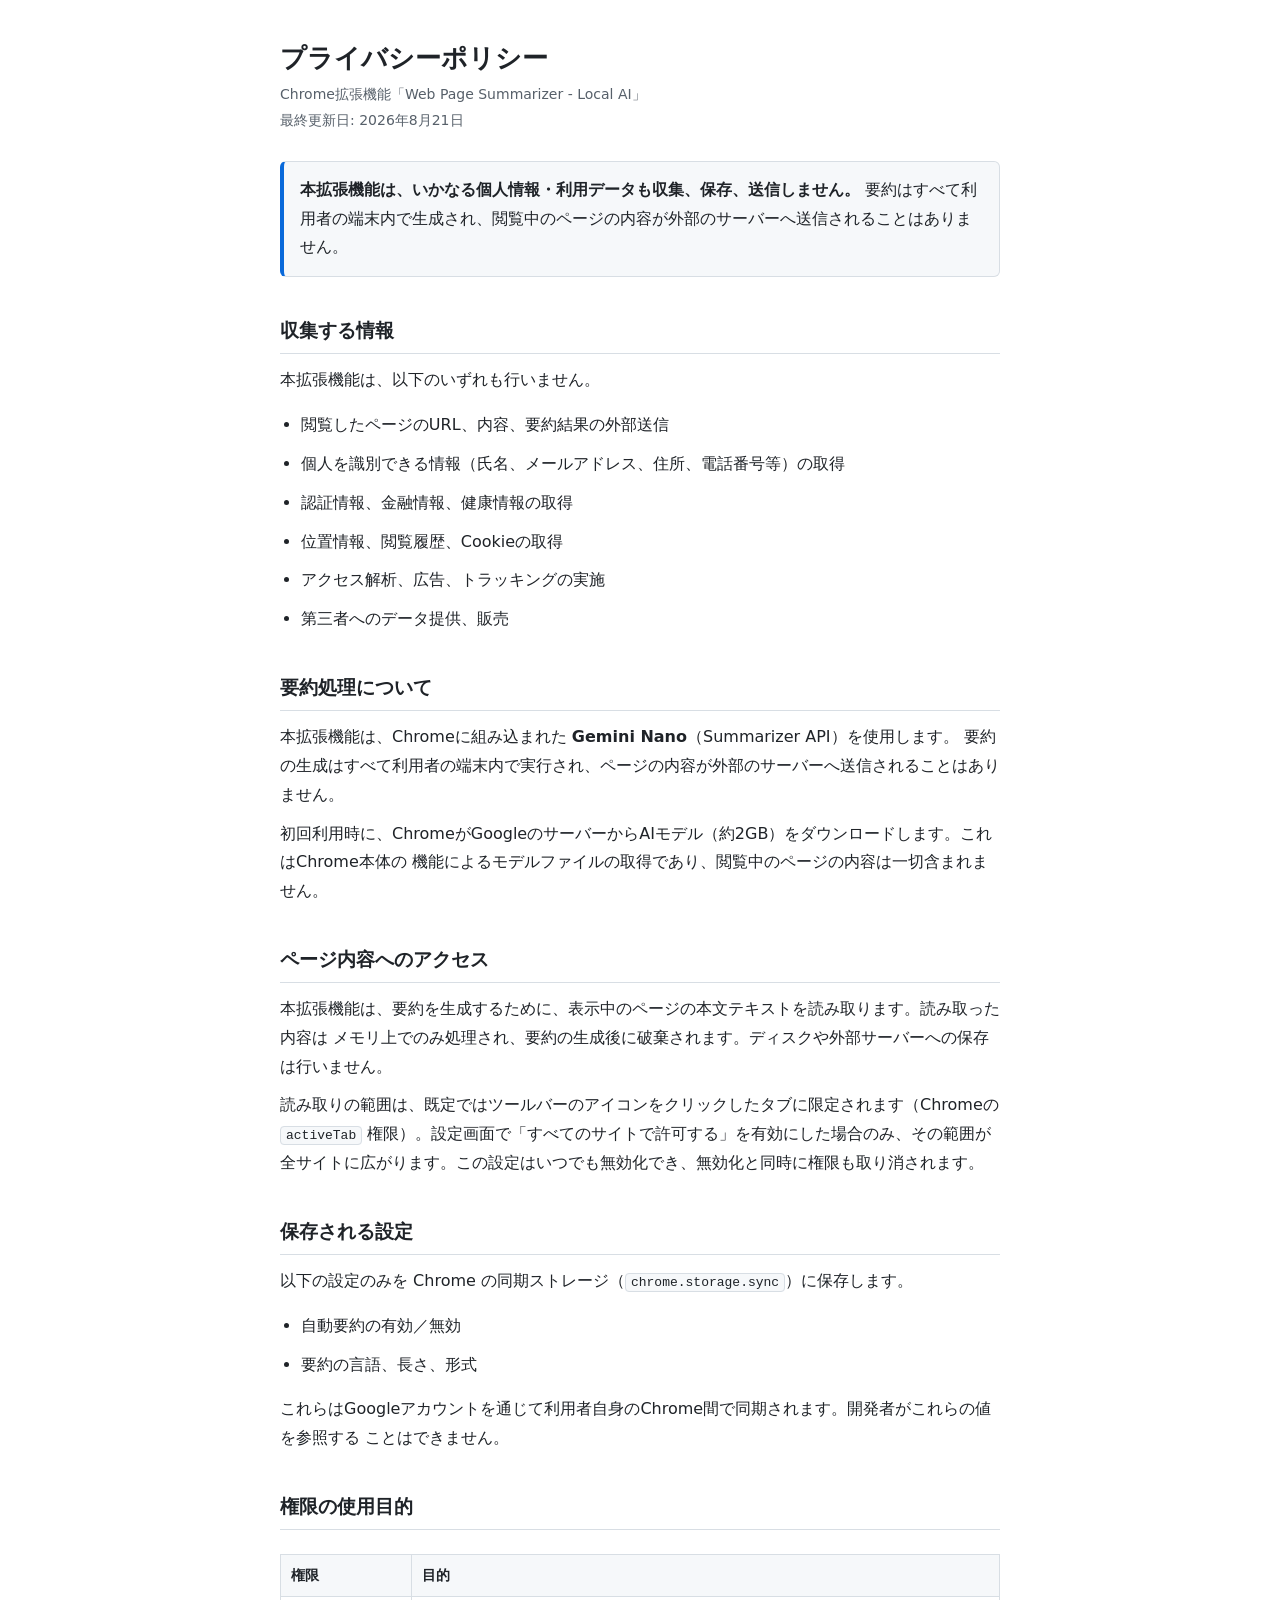
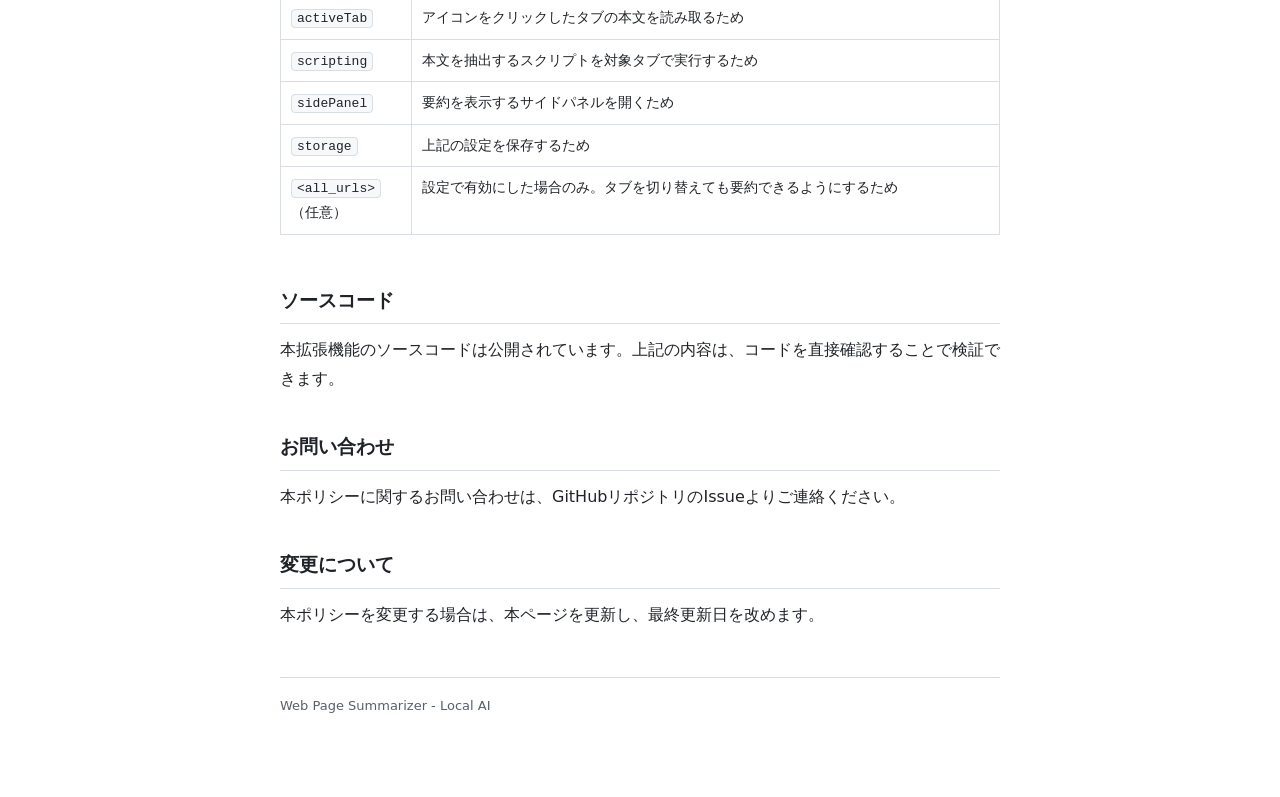
<file: docs/index.html>
<!doctype html>
<html lang="ja">
<head>
<meta charset="utf-8" />
<meta name="viewport" content="width=device-width, initial-scale=1" />
<title>プライバシーポリシー | Web Page Summarizer - Local AI</title>
<meta name="description" content="Chrome拡張機能「Web Page Summarizer - Local AI」のプライバシーポリシー。データの収集・送信は一切行いません。" />
<style>
  :root {
    --bg: #ffffff;
    --fg: #1f2328;
    --muted: #57606a;
    --line: #d8dee4;
    --card: #f6f8fa;
    --accent: #0969da;
  }
  @media (prefers-color-scheme: dark) {
    :root {
      --bg: #0d1117;
      --fg: #e6edf3;
      --muted: #9198a1;
      --line: #30363d;
      --card: #161b22;
      --accent: #4493f8;
    }
  }
  * { box-sizing: border-box; }
  body {
    margin: 0 auto;
    max-width: 760px;
    padding: 40px 20px 80px;
    background: var(--bg);
    color: var(--fg);
    font: 16px/1.8 system-ui, -apple-system, "Segoe UI", "Hiragino Kaku Gothic ProN", "Noto Sans JP", sans-serif;
  }
  h1 { font-size: 26px; line-height: 1.4; margin: 0 0 6px; }
  .sub { color: var(--muted); font-size: 14px; margin: 0 0 28px; }
  h2 {
    font-size: 19px; margin: 36px 0 12px;
    padding-bottom: 6px; border-bottom: 1px solid var(--line);
  }
  p, li { margin: 0 0 10px; }
  ul { padding-left: 1.3em; }
  strong { font-weight: 650; }
  .lead {
    background: var(--card);
    border: 1px solid var(--line);
    border-left: 4px solid var(--accent);
    border-radius: 6px;
    padding: 14px 16px;
    margin: 0 0 8px;
  }
  table { width: 100%; border-collapse: collapse; margin: 12px 0; font-size: 14px; }
  th, td { border: 1px solid var(--line); padding: 8px 10px; text-align: left; vertical-align: top; }
  th { background: var(--card); font-weight: 650; white-space: nowrap; }
  code {
    background: var(--card); border: 1px solid var(--line); border-radius: 4px;
    padding: 1px 5px; font-size: 13px;
    font-family: ui-monospace, SFMono-Regular, Consolas, monospace;
  }
  a { color: var(--accent); }
  footer {
    margin-top: 48px; padding-top: 16px; border-top: 1px solid var(--line);
    color: var(--muted); font-size: 13px;
  }
  .table-wrap { overflow-x: auto; }
</style>
</head>
<body>

<h1>プライバシーポリシー</h1>
<p class="sub">Chrome拡張機能「Web Page Summarizer - Local AI」<br />最終更新日: 2026年8月21日</p>

<p class="lead"><strong>本拡張機能は、いかなる個人情報・利用データも収集、保存、送信しません。</strong>
要約はすべて利用者の端末内で生成され、閲覧中のページの内容が外部のサーバーへ送信されることはありません。</p>

<h2>収集する情報</h2>
<p>本拡張機能は、以下のいずれも行いません。</p>
<ul>
  <li>閲覧したページのURL、内容、要約結果の外部送信</li>
  <li>個人を識別できる情報（氏名、メールアドレス、住所、電話番号等）の取得</li>
  <li>認証情報、金融情報、健康情報の取得</li>
  <li>位置情報、閲覧履歴、Cookieの取得</li>
  <li>アクセス解析、広告、トラッキングの実施</li>
  <li>第三者へのデータ提供、販売</li>
</ul>

<h2>要約処理について</h2>
<p>本拡張機能は、Chromeに組み込まれた <strong>Gemini Nano</strong>（Summarizer API）を使用します。
要約の生成はすべて利用者の端末内で実行され、ページの内容が外部のサーバーへ送信されることはありません。</p>
<p>初回利用時に、ChromeがGoogleのサーバーからAIモデル（約2GB）をダウンロードします。これはChrome本体の
機能によるモデルファイルの取得であり、閲覧中のページの内容は一切含まれません。</p>

<h2>ページ内容へのアクセス</h2>
<p>本拡張機能は、要約を生成するために、表示中のページの本文テキストを読み取ります。読み取った内容は
メモリ上でのみ処理され、要約の生成後に破棄されます。ディスクや外部サーバーへの保存は行いません。</p>
<p>読み取りの範囲は、既定ではツールバーのアイコンをクリックしたタブに限定されます（Chromeの
<code>activeTab</code> 権限）。設定画面で「すべてのサイトで許可する」を有効にした場合のみ、その範囲が
全サイトに広がります。この設定はいつでも無効化でき、無効化と同時に権限も取り消されます。</p>

<h2>保存される設定</h2>
<p>以下の設定のみを Chrome の同期ストレージ（<code>chrome.storage.sync</code>）に保存します。</p>
<ul>
  <li>自動要約の有効／無効</li>
  <li>要約の言語、長さ、形式</li>
</ul>
<p>これらはGoogleアカウントを通じて利用者自身のChrome間で同期されます。開発者がこれらの値を参照する
ことはできません。</p>

<h2>権限の使用目的</h2>
<div class="table-wrap">
<table>
  <thead><tr><th>権限</th><th>目的</th></tr></thead>
  <tbody>
    <tr><td><code>activeTab</code></td><td>アイコンをクリックしたタブの本文を読み取るため</td></tr>
    <tr><td><code>scripting</code></td><td>本文を抽出するスクリプトを対象タブで実行するため</td></tr>
    <tr><td><code>sidePanel</code></td><td>要約を表示するサイドパネルを開くため</td></tr>
    <tr><td><code>storage</code></td><td>上記の設定を保存するため</td></tr>
    <tr><td><code>&lt;all_urls&gt;</code><br />（任意）</td><td>設定で有効にした場合のみ。タブを切り替えても要約できるようにするため</td></tr>
  </tbody>
</table>
</div>

<h2>ソースコード</h2>
<p>本拡張機能のソースコードは公開されています。上記の内容は、コードを直接確認することで検証できます。</p>

<h2>お問い合わせ</h2>
<p>本ポリシーに関するお問い合わせは、GitHubリポジトリのIssueよりご連絡ください。</p>

<h2>変更について</h2>
<p>本ポリシーを変更する場合は、本ページを更新し、最終更新日を改めます。</p>

<footer>Web Page Summarizer - Local AI</footer>

</body>
</html>
</file>
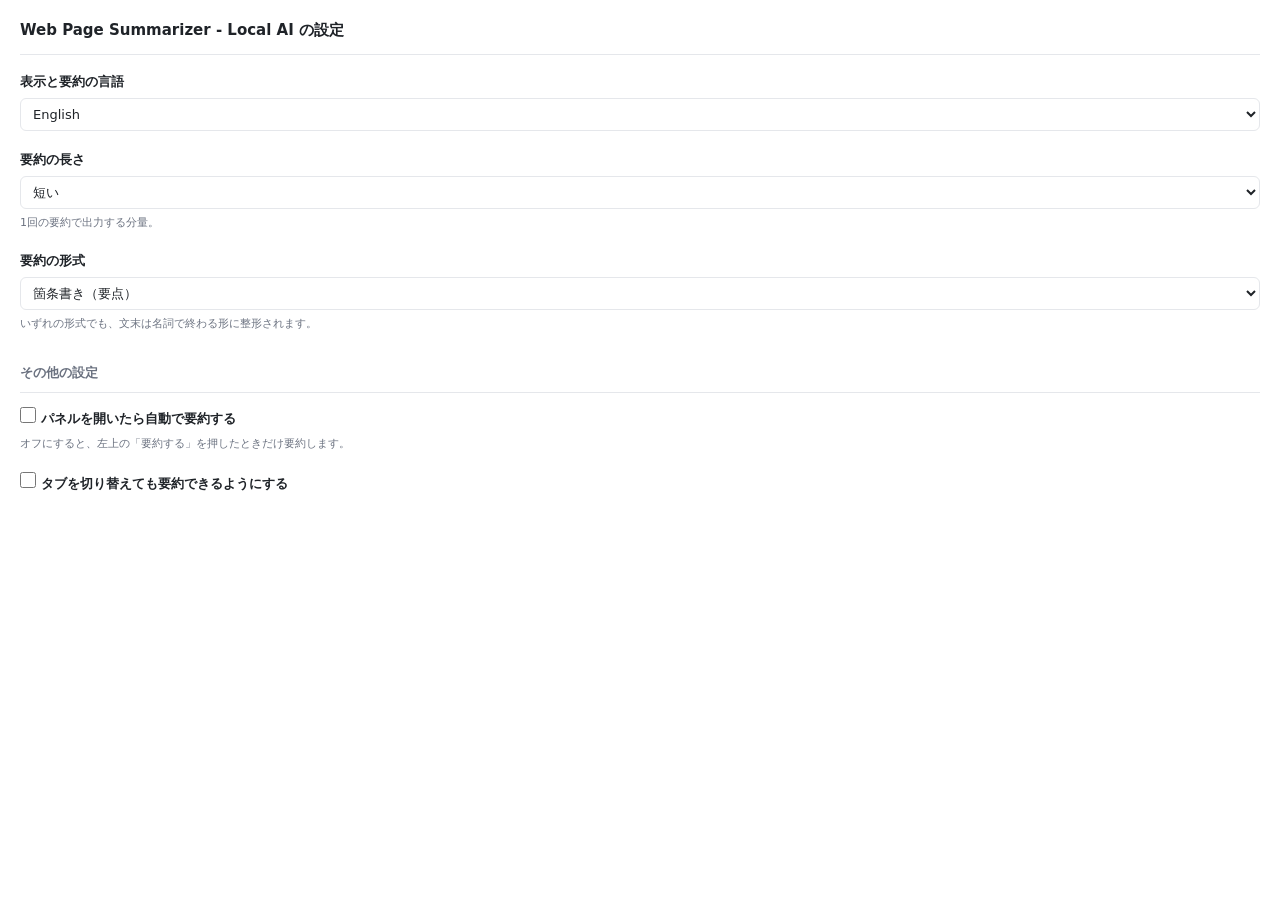
<file: options.html>
<!doctype html>
<html lang="ja">
<head>
  <meta charset="utf-8" />
  <title>Web Page Summarizer - Local AI</title>
  <link rel="stylesheet" href="options.css" />
</head>
<body>
  <h1 id="title" data-i18n="settingsTitle">Web Page Summarizer - Local AI の設定</h1>

  <form id="form">
    <div class="field">
      <label for="language" data-i18n="languageLabel">表示と要約の言語</label>
      <select id="language">
        <option value="en">English</option>
        <option value="ja">日本語</option>
      </select>
      <p class="hint" data-i18n="languageHint"></p>
    </div>

    <div class="field">
      <label for="length" data-i18n="lengthLabel">要約の長さ</label>
      <select id="length">
        <option value="short" data-i18n="lengthShort">短い</option>
        <option value="medium" data-i18n="lengthMedium">ふつう</option>
        <option value="long" data-i18n="lengthLong">長い</option>
      </select>
      <p class="hint" data-i18n="lengthHint">1回の要約で出力する分量。</p>
    </div>

    <div class="field">
      <label for="type" data-i18n="typeLabel">要約の形式</label>
      <select id="type">
        <option value="key-points" data-i18n="typeKeyPoints">箇条書き（要点）</option>
        <option value="tldr" data-i18n="typeTldr">TL;DR（短いまとめ）</option>
        <option value="teaser" data-i18n="typeTeaser">ティザー（興味を引く導入）</option>
        <option value="headline" data-i18n="typeHeadline">見出し（1行）</option>
      </select>
      <p class="hint" data-i18n="typeHint">いずれの形式でも、文末は名詞で終わる形に整形されます。</p>
    </div>

    <h2 data-i18n="otherHeading">その他の設定</h2>

    <div class="field">
      <label class="check">
        <input type="checkbox" id="autoRun" />
        <span data-i18n="autoRunLabel">パネルを開いたら自動で要約する</span>
      </label>
      <p class="hint" data-i18n="autoRunHint">オフにすると、左上の「要約する」を押したときだけ要約します。</p>
    </div>

    <div class="field">
      <label class="check">
        <input type="checkbox" id="allSites" />
        <span data-i18n="allSitesLabel">タブを切り替えても要約できるようにする</span>
      </label>
      <p class="hint" data-i18n="allSitesHint"></p>
    </div>
  </form>

  <p class="saved" id="saved" data-i18n="saved" hidden>保存しました</p>

  <script src="options.js" type="module"></script>
</body>
</html>
</file>
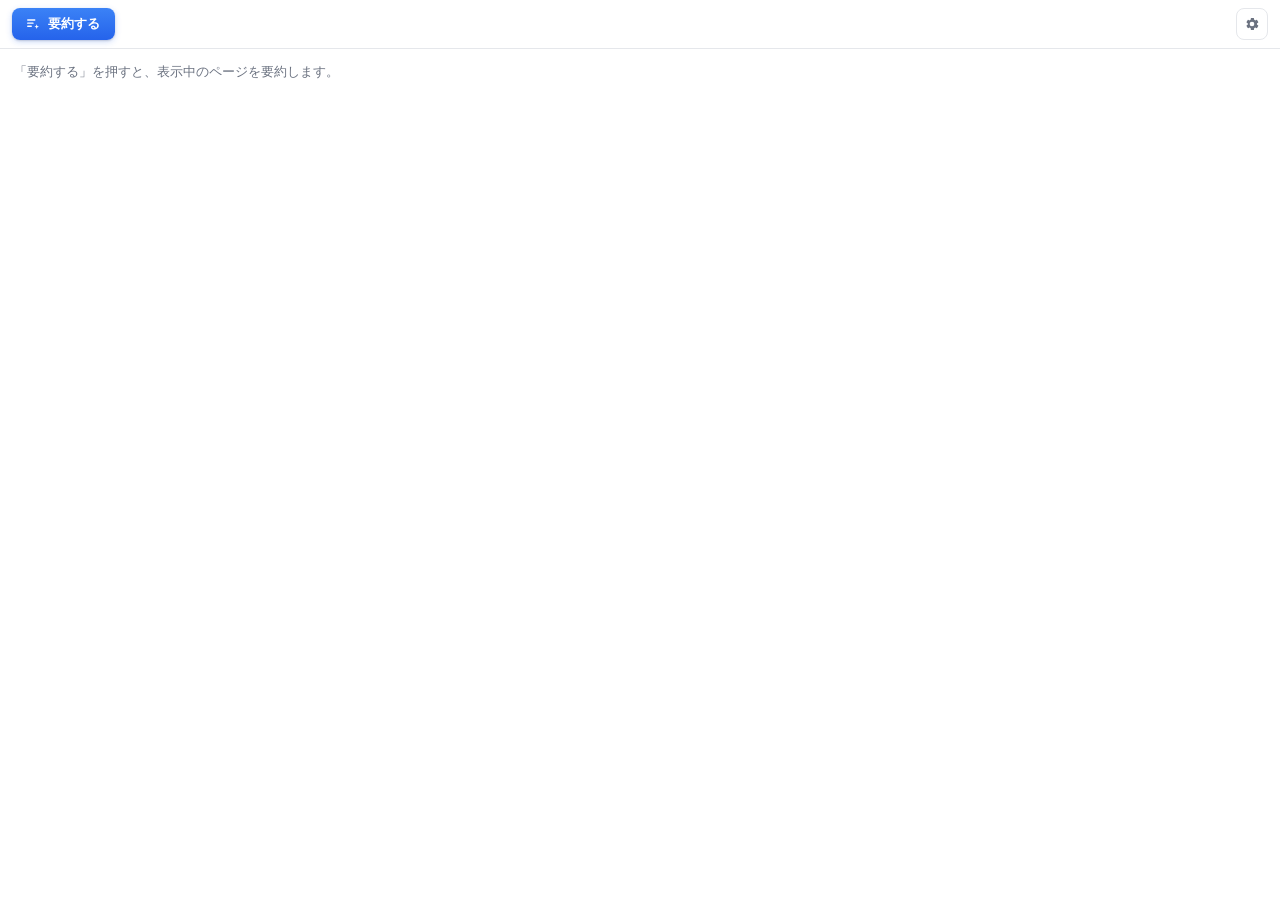
<file: sidepanel.html>
<!doctype html>
<html lang="ja">
<head>
  <meta charset="utf-8" />
  <meta name="viewport" content="width=device-width, initial-scale=1" />
  <title>Web Page Summarizer - Local AI</title>
  <link rel="stylesheet" href="sidepanel.css" />
</head>
<body>
  <header class="head">
    <button id="run" class="primary" type="button">
      <span class="btn-icon" aria-hidden="true">
        <svg viewBox="0 0 16 16" width="14" height="14" fill="none" stroke="currentColor"
             stroke-width="1.6" stroke-linecap="round" stroke-linejoin="round">
          <path d="M2 3.5h8M2 7h6M2 10.5h4" />
          <path d="M12.2 8.4l.7 1.9 1.9.7-1.9.7-.7 1.9-.7-1.9-1.9-.7 1.9-.7z" fill="currentColor" stroke="none" />
        </svg>
      </span>
      <span class="btn-label" id="runLabel">要約する</span>
    </button>
    <button id="openOptions" class="icon-btn" type="button" data-i18n-title="openSettings" title="設定を開く" aria-label="設定を開く">
      <svg viewBox="0 0 24 24" width="16" height="16" aria-hidden="true">
        <path fill="currentColor" d="M12 15.5A3.5 3.5 0 1 1 12 8.5a3.5 3.5 0 0 1 0 7zm7.4-2.6.1-.9-.1-.9 1.9-1.5a.5.5 0 0 0 .1-.6l-1.8-3.1a.5.5 0 0 0-.6-.2l-2.2.9a7 7 0 0 0-1.6-.9l-.3-2.4a.5.5 0 0 0-.5-.4h-3.6a.5.5 0 0 0-.5.4l-.3 2.4c-.6.2-1.1.5-1.6.9l-2.2-.9a.5.5 0 0 0-.6.2L3.8 9a.5.5 0 0 0 .1.6l1.9 1.5-.1.9.1.9-1.9 1.5a.5.5 0 0 0-.1.6l1.8 3.1c.1.2.4.3.6.2l2.2-.9c.5.4 1 .7 1.6.9l.3 2.4c0 .2.3.4.5.4h3.6c.2 0 .5-.2.5-.4l.3-2.4c.6-.2 1.1-.5 1.6-.9l2.2.9c.2.1.5 0 .6-.2l1.8-3.1a.5.5 0 0 0-.1-.6z"/>
      </svg>
    </button>
  </header>

  <main id="main">
    <section class="page-meta" id="pageMeta" hidden>
      <div class="page-title" id="pageTitle"></div>
      <div class="page-url" id="pageUrl"></div>
    </section>

    <section class="state" id="state">
      <p class="state-msg" id="stateMsg">「要約する」を押すと、表示中のページを要約します。</p>
      <div class="progress" id="progress" hidden>
        <div class="bar" id="progressBar"></div>
        <span class="progress-label" id="progressLabel"></span>
      </div>
    </section>

    <article class="result" id="result" hidden></article>
  </main>

  <script src="sidepanel.js" type="module"></script>
</body>
</html>
</file>
<file: options.css>
:root {
  --bg: #ffffff;
  --fg: #1f2328;
  --muted: #6b7280;
  --line: #e5e7eb;
  --accent: #2563eb;
  --ok: #16a34a;
}
@media (prefers-color-scheme: dark) {
  :root {
    --bg: #17181c;
    --fg: #e8eaed;
    --muted: #9aa0a6;
    --line: #2e3035;
    --accent: #4c8dff;
    --ok: #4ade80;
  }
}
* { box-sizing: border-box; }
body {
  margin: 0;
  min-width: 320px;
  padding: 18px 20px 20px;
  background: var(--bg);
  color: var(--fg);
  font: 14px/1.7 system-ui, -apple-system, "Segoe UI", "Hiragino Kaku Gothic ProN", "Noto Sans JP", sans-serif;
}
h1 {
  margin: 0 0 16px;
  padding-bottom: 10px;
  font-size: 15px;
  font-weight: 650;
  border-bottom: 1px solid var(--line);
}
h2 {
  margin: 28px 0 14px;
  padding-bottom: 8px;
  font-size: 13px;
  font-weight: 650;
  color: var(--muted);
  border-bottom: 1px solid var(--line);
}
.field { margin-bottom: 18px; }
.field label { display: block; margin-bottom: 5px; font-size: 13px; font-weight: 600; }
select {
  width: 100%;
  padding: 7px 8px;
  font: inherit;
  font-size: 13px;
  color: var(--fg);
  background: var(--bg);
  border: 1px solid var(--line);
  border-radius: 6px;
}
select:focus { outline: 2px solid var(--accent); outline-offset: 1px; }
.check {
  display: flex;
  align-items: center;
  gap: 8px;
  margin-bottom: 0;
  font-size: 13px;
  font-weight: 600;
  cursor: pointer;
}
.check input {
  width: 16px;
  height: 16px;
  margin: 0;
  accent-color: var(--accent);
  cursor: pointer;
}
.hint { margin: 5px 0 0; font-size: 11px; color: var(--muted); }
.saved { margin: 0; font-size: 12px; color: var(--ok); }
</file>
<file: sidepanel.css>
:root {
  --bg: #ffffff;
  --fg: #1f2328;
  --muted: #6b7280;
  --line: #e5e7eb;
  --accent: #2563eb;
  --accent-hi: #3b82f6;
  --accent-lo: #1d4ed8;
  --accent-fg: #ffffff;
  --card: #f7f8fa;
  --err: #b42318;
  --ring: #2563eb;
  --shadow: 0 1px 2px rgba(15, 23, 42, .16), 0 2px 6px rgba(37, 99, 235, .22);
  --shadow-hover: 0 2px 4px rgba(15, 23, 42, .18), 0 6px 14px rgba(37, 99, 235, .3);
}
@media (prefers-color-scheme: dark) {
  :root {
    --bg: #17181c;
    --fg: #e8eaed;
    --muted: #9aa0a6;
    --line: #2e3035;
    --accent: #4c8dff;
    --accent-hi: #6ba1ff;
    --accent-lo: #3a7af0;
    --accent-fg: #0a1020;
    --card: #1f2126;
    --err: #ff8a80;
    --ring: #7fb0ff;
    --shadow: 0 1px 2px rgba(0, 0, 0, .5), 0 2px 6px rgba(0, 0, 0, .35);
    --shadow-hover: 0 2px 4px rgba(0, 0, 0, .55), 0 6px 14px rgba(76, 141, 255, .28);
  }
}
* { box-sizing: border-box; }
html, body { height: 100%; }
body {
  margin: 0;
  display: flex;
  flex-direction: column;
  background: var(--bg);
  color: var(--fg);
  font: 14px/1.7 system-ui, -apple-system, "Segoe UI", "Hiragino Kaku Gothic ProN", "Noto Sans JP", sans-serif;
}

/* ヘッダー: 左端に要約ボタン、右端に設定ボタン */
.head {
  flex: 0 0 auto;
  display: flex;
  align-items: center;
  gap: 8px;
  padding: 8px 12px;
  border-bottom: 1px solid var(--line);
}

button.primary {
  display: inline-flex;
  align-items: center;
  gap: 8px;
  min-height: 32px;
  padding: 0 14px;
  font: inherit;
  font-size: 13px;
  font-weight: 600;
  letter-spacing: .01em;
  color: var(--accent-fg);
  /* 単色ベタ塗りより、わずかな縦グラデで押せる面に見せる */
  background: linear-gradient(180deg, var(--accent-hi), var(--accent));
  border: 0;
  border-radius: 8px;
  box-shadow: var(--shadow);
  cursor: pointer;
  transition: box-shadow .16s ease, transform .16s ease, background .16s ease;
}
button.primary:hover:not(:disabled) {
  background: linear-gradient(180deg, var(--accent), var(--accent-lo));
  box-shadow: var(--shadow-hover);
  transform: translateY(-1px);
}
button.primary:active:not(:disabled) {
  background: linear-gradient(180deg, var(--accent-lo), var(--accent-lo));
  box-shadow: var(--shadow);
  transform: translateY(0);
}
button.primary:disabled { cursor: default; box-shadow: none; opacity: .7; }

/* ボタン内アイコン */
.btn-icon {
  display: inline-flex;
  width: 14px; height: 14px;
  flex: 0 0 auto;
}

.icon-btn {
  margin-left: auto;
  display: inline-flex;
  align-items: center;
  justify-content: center;
  width: 32px; height: 32px;
  padding: 0;
  color: var(--muted);
  background: transparent;
  border: 1px solid var(--line);
  border-radius: 8px;
  cursor: pointer;
  transition: color .16s ease, background .16s ease, border-color .16s ease;
}
.icon-btn:hover { color: var(--fg); background: var(--card); border-color: var(--muted); }
.icon-btn:active { background: var(--line); }

/* キーボード操作時のみリングを出す。青地でも視認できるよう外側に描く */
.head button:focus-visible {
  outline: 2px solid var(--ring);
  outline-offset: 2px;
}

@media (prefers-reduced-motion: reduce) {
  button.primary, .icon-btn { transition: none; }
  button.primary:hover:not(:disabled) { transform: none; }
  /* 動きを止め、三点はそのまま表示する */
  .dots i { animation: none; opacity: 1; }
}

#main { flex: 1 1 auto; overflow-y: auto; padding: 12px 14px; }
.page-meta {
  background: var(--card); border: 1px solid var(--line);
  border-radius: 8px; padding: 8px 10px; margin-bottom: 12px;
}
.page-title { font-weight: 600; font-size: 13px; line-height: 1.5; }
.page-url {
  font-size: 11px; color: var(--muted); margin-top: 2px;
  overflow: hidden; text-overflow: ellipsis; white-space: nowrap;
}
.state-msg { margin: 0; color: var(--muted); font-size: 13px; white-space: pre-wrap; }
.state-msg.error { color: var(--err); }

/* 処理中の三点リーダー。3つ分の幅は常に確保し、opacity だけ動かす。
   animation-delay で遅らせると各点の周期がずれて増減がガタつくため、
   同一の長さの中で出現位置だけを変えた3つのキーフレームを使う。 */
.dots i {
  font-style: normal;
  opacity: 0;
  animation: 1.6s linear infinite;
}
.dots i:nth-child(1) { animation-name: dot1; }
.dots i:nth-child(2) { animation-name: dot2; }
.dots i:nth-child(3) { animation-name: dot3; }
@keyframes dot1 { 0%, 12% { opacity: 0; } 13%, 100% { opacity: 1; } }
@keyframes dot2 { 0%, 37% { opacity: 0; } 38%, 100% { opacity: 1; } }
@keyframes dot3 { 0%, 62% { opacity: 0; } 63%, 100% { opacity: 1; } }
.progress { margin-top: 10px; }
.progress .bar {
  height: 4px; border-radius: 2px; background: var(--accent);
  width: 0%; transition: width .2s ease;
}
.progress-label { display: block; margin-top: 4px; font-size: 11px; color: var(--muted); }
.result { font-size: 14px; }
.result ul { margin: 0; padding-left: 1.2em; }
.result li { margin-bottom: 6px; }
.result p { margin: 0 0 8px; }
</file>
